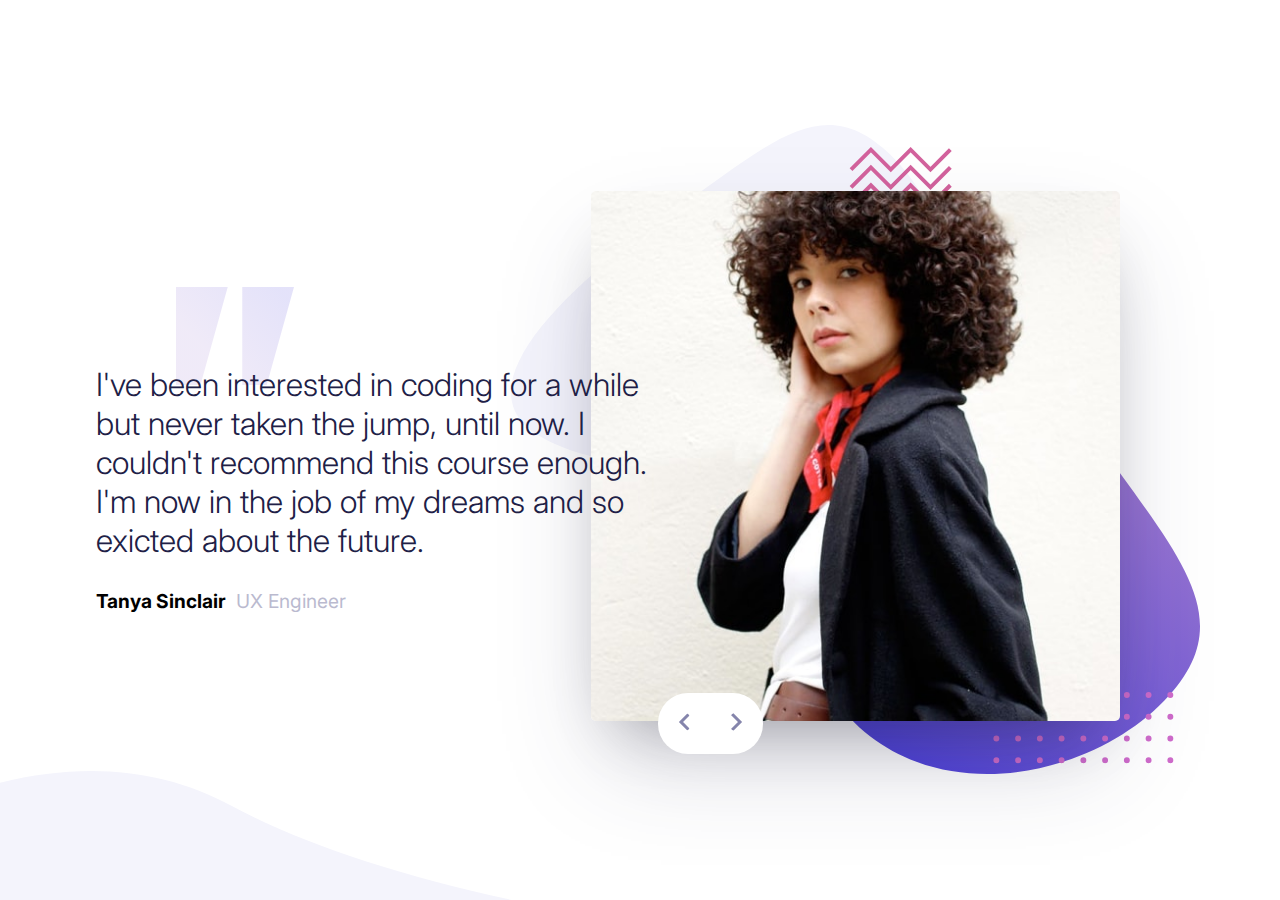
<file: index.html>
<!DOCTYPE html>
<html lang="en">
  <head>
    <meta charset="UTF-8" />
    <meta name="viewport" content="width=device-width, initial-scale=1.0" />

    <link
      rel="icon"
      type="image/png"
      sizes="32x32"
      href="./images/favicon-32x32.png"
    />
    <link rel="preconnect" href="https://fonts.googleapis.com" />
    <link rel="preconnect" href="https://fonts.gstatic.com" crossorigin />
    <link
      href="https://fonts.googleapis.com/css2?family=Inter:wght@300;500;700&display=swap"
      rel="stylesheet"
    />
    <link rel="stylesheet" href="./style.css" />
    <title>Testimonials Slider</title>
  </head>
  <body> 
    <div class="container max-width">
      <div class="img-btn-container">
        <img class="prof-img" src="/images/image-tanya.jpg" alt="" />

        <div class="buttons-container">
          <button class="leftBtn">
            <img src="./images/icon-prev.svg" alt="" />
          </button>
          <button class="rightBtn">
            <img src="./images/icon-next.svg" alt="" />
          </button>
        </div>
      </div>

      <div class="testimonial-text-container">
        <p class="testimonial-text">
          " I've been interested in coding for a while <br> but never taken the jump, until now. I <br> couldn't recommend this course enough. <br> I'm now in the job of my dreams and so <br> exicted about the future. "
        </p>

        <div class="name-role">
          <h4 class="name">Tanya Sinclair</h4>
          <p class="role">UX Engineer</p>
        </div>
      </div>
    </div>
    <script src="./script.js"></script>
  </body>
</html>
</file>
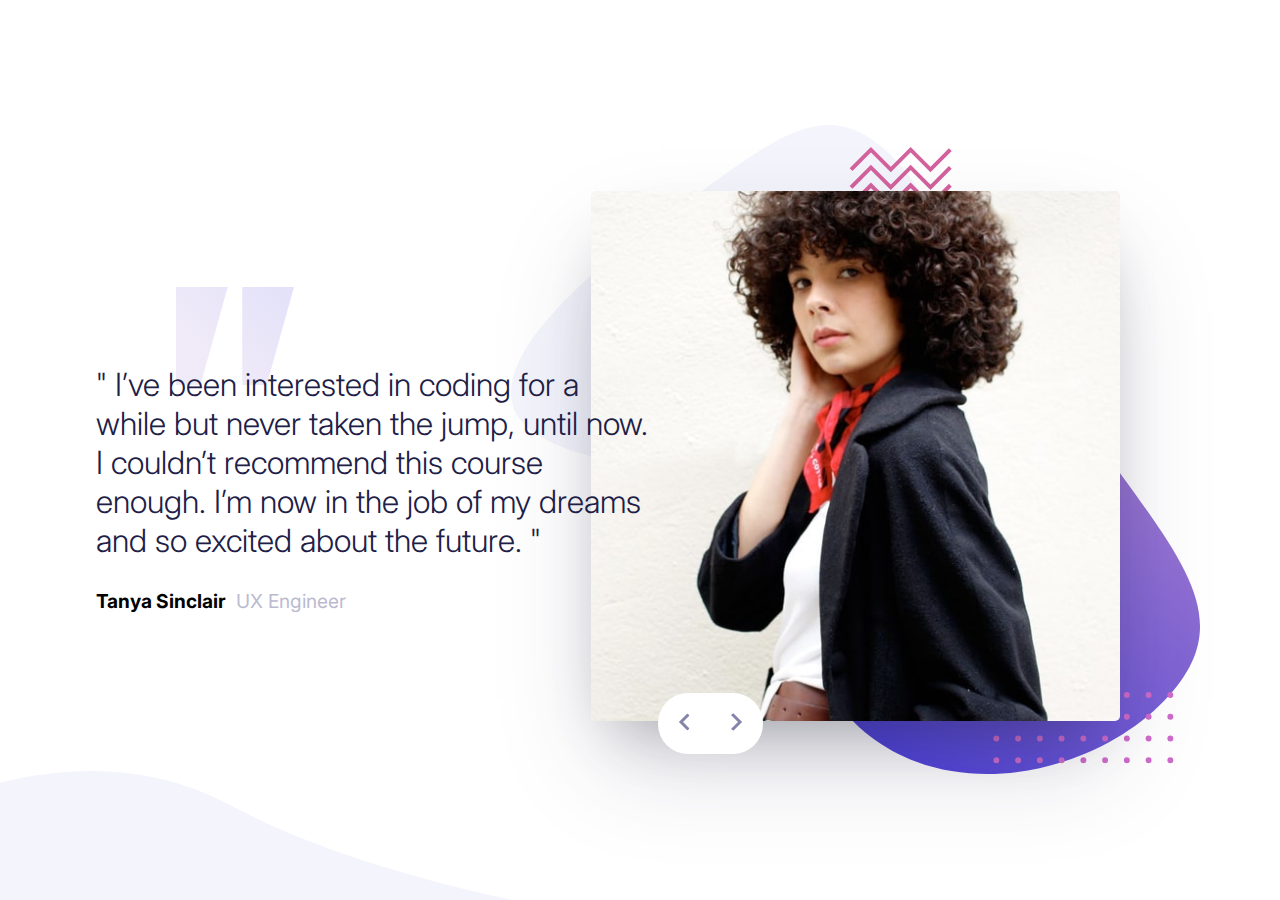
<file: testimonial-slider/coding-bootcamp-testimonials-slider-master/index.html>
<!DOCTYPE html>
<html lang="en">
  <head>
    <meta charset="UTF-8" />
    <meta name="viewport" content="width=device-width, initial-scale=1.0" />

    <link
      rel="icon"
      type="image/png"
      sizes="32x32"
      href="./images/favicon-32x32.png"
    />
    <link rel="preconnect" href="https://fonts.googleapis.com" />
    <link rel="preconnect" href="https://fonts.gstatic.com" crossorigin />
    <link
      href="https://fonts.googleapis.com/css2?family=Inter:wght@300;500;700&display=swap"
      rel="stylesheet"
    />
    <link rel="stylesheet" href="/style.css" />
    <title>Testimonials Slider</title>
  </head>
  <body> 
    <div class="container max-width">
      <div class="img-btn-container">
        <img src="/images/image-tanya.jpg" alt="" />

        <div class="buttons-container">
          <button class="leftBtn">
            <img src="/images/icon-prev.svg" alt="" />
          </button>
          <button class="rightBtn">
            <img src="./images/icon-next.svg" alt="" />
          </button>
        </div>
      </div>

      <div class="testimonial-text-container">
        <p class="testimonial-text">
          " I’ve been interested in coding for a while but never taken the jump,
          until now. I couldn’t recommend this course enough. I’m now in the job
          of my dreams and so excited about the future. "
        </p>

        <div class="name-role">
          <h4>Tanya Sinclair</h4>
          <p class="role">UX Engineer</p>
        </div>
      </div>
    </div>

    <!-- “ I’ve been interested in coding for a while but never taken the jump, until
      now. I couldn’t recommend this course enough. I’m now in the job of my
      dreams and so excited about the future. ” Tanya Sinclair UX Engineer “ If
      you want to lay the best foundation possible I’d recommend taking this
      course. The depth the instructors go into is incredible. I now feel so
      confident about starting up as a professional developer. ” John Tarkpor
      Junior Front-end Developer -->

    <script src="/script.js"></script>
  </body>
</html>
</file>
<file: style.css>
* {
  margin: 0;
  padding: 0;
  box-sizing: border-box;
}

:root {
  /* Colors */
  --dark-blue: hsl(240, 38%, 20%);
  --grayish-blue: hsl(240, 18%, 77%);
}

body {
  font-family: "Inter", sans-serif;
  margin: 0;
  padding: 0;
}

.max-width {
  max-width: 1440px;
}

.container {
  margin: 0 auto;
  height: 100dvh;
  padding-right: 2em;
  padding-left: 2em;
  background-image: url(./images/pattern-curve.svg);
  background-repeat: no-repeat;
  background-position: bottom left;
  background-size: 75%;
  display: flex;
  flex-direction: column;
  justify-content: center;
  align-items: center;
}

.img-btn-container {
  background-image: url(./images/pattern-bg.svg);
  background-repeat: no-repeat;
  background-position: center;
  background-size: contain;
  position: relative;
  padding: 2.5em;
}

img {
  max-width: 100%;
  position: relative;
  border-radius: 5px;
  box-shadow: rgba(50, 50, 93, 0.25) 0px 50px 100px -20px,
    rgba(0, 0, 0, 0.3) 0px 30px 60px -30px;
}

.buttons-container {
  display: flex;
  justify-content: center;
  position: absolute;
  width: 100%;
  bottom: 1.25em;
  left: 0;
  right: 0;
}

button {
  outline: none;
  border: none;
  padding: 0.9em;
  background-color: white;
  cursor: pointer;
}

button:hover {
  background-color: #E0E0E0;
  transition: background-color 0.2s ease-in-out;
}

.leftBtn {
  border-radius: 30px 0px 0px 30px;
  padding-right: 1.3em;
  padding-left: 1.3em;
}

.rightBtn {
  border-radius: 0px 30px 30px 0px;
  padding-left: 1.3em;
  padding-right: 1.3em;
}

.testimonial-text-container {
  background-image: url(./images/pattern-quotes.svg);
  background-repeat: no-repeat;
  background-position: center;
  background-position: top;
  background-size: 20%;
  padding-top: 2em;
  margin-top: 1em;
  text-align: center;
  padding: 1em;
}

.testimonial-text {
  font-weight: 300;
  font-size: 1.2rem;
}

.testimonial-text-container h4 {
  margin-top: 1.5em;
}

.role {
  font-size: 0.9rem;
  color: var(--grayish-blue);
  padding-top: 0.2em;
}

@media (max-width: 1000px) and (orientation: landscape) {
  .container {
    height: auto;
    padding-bottom: 1em;
  }
}

@media (max-width: 374px) {
  .img-btn-container {
    padding: 1em;
  }

  .buttons-container {
    bottom: 0em;
  }
}

@media (max-width: 375px) {
  .testimonial-text {
    font-size: 1rem;
  }
}

@media (min-width: 600px) {
  .testimonial-text {
    font-size: 1.9rem;
  }
}

@media (min-width: 1000px) {
  .container {
    padding: 0;
    flex-direction: row-reverse;
    position: relative;
    background-image: none;
  }

  .img-btn-container {
    z-index: 1;
    padding: 5em;
    padding-top: 6em;
    left: -5em;
    /* width: 50%; */
  }

  .testimonial-text-container {
    text-align: left;
    width: 47%;
    z-index: 2;
    position: relative;
    right: -5em;
    background-position: top 0em left 6em;
    padding-top: 4.9em;
  }

  .testimonial-text {
    font-size: 2rem;
    color: var(--dark-blue);
  }

  .testimonial-text-container h4 {
    margin-top: 0;
  }

  .name-role {
    display: flex;
    align-items: center;
    margin-top: 1.5em;
    gap: 0.5em;
  }

  .name-role,
  .role {
    font-size: 1.2rem;
  }

  .buttons-container {
    bottom: 3.2em;
    left: -21%;
  }

  .buttons-container button {
    padding: 1.5em;
  }

  .role {
    padding-top: 0em;
  }

  body {
    background-image: url(./images/pattern-curve.svg);
    background-repeat: no-repeat;
    background-position: bottom left;
    background-size: 40%;
  }
}
</file>
